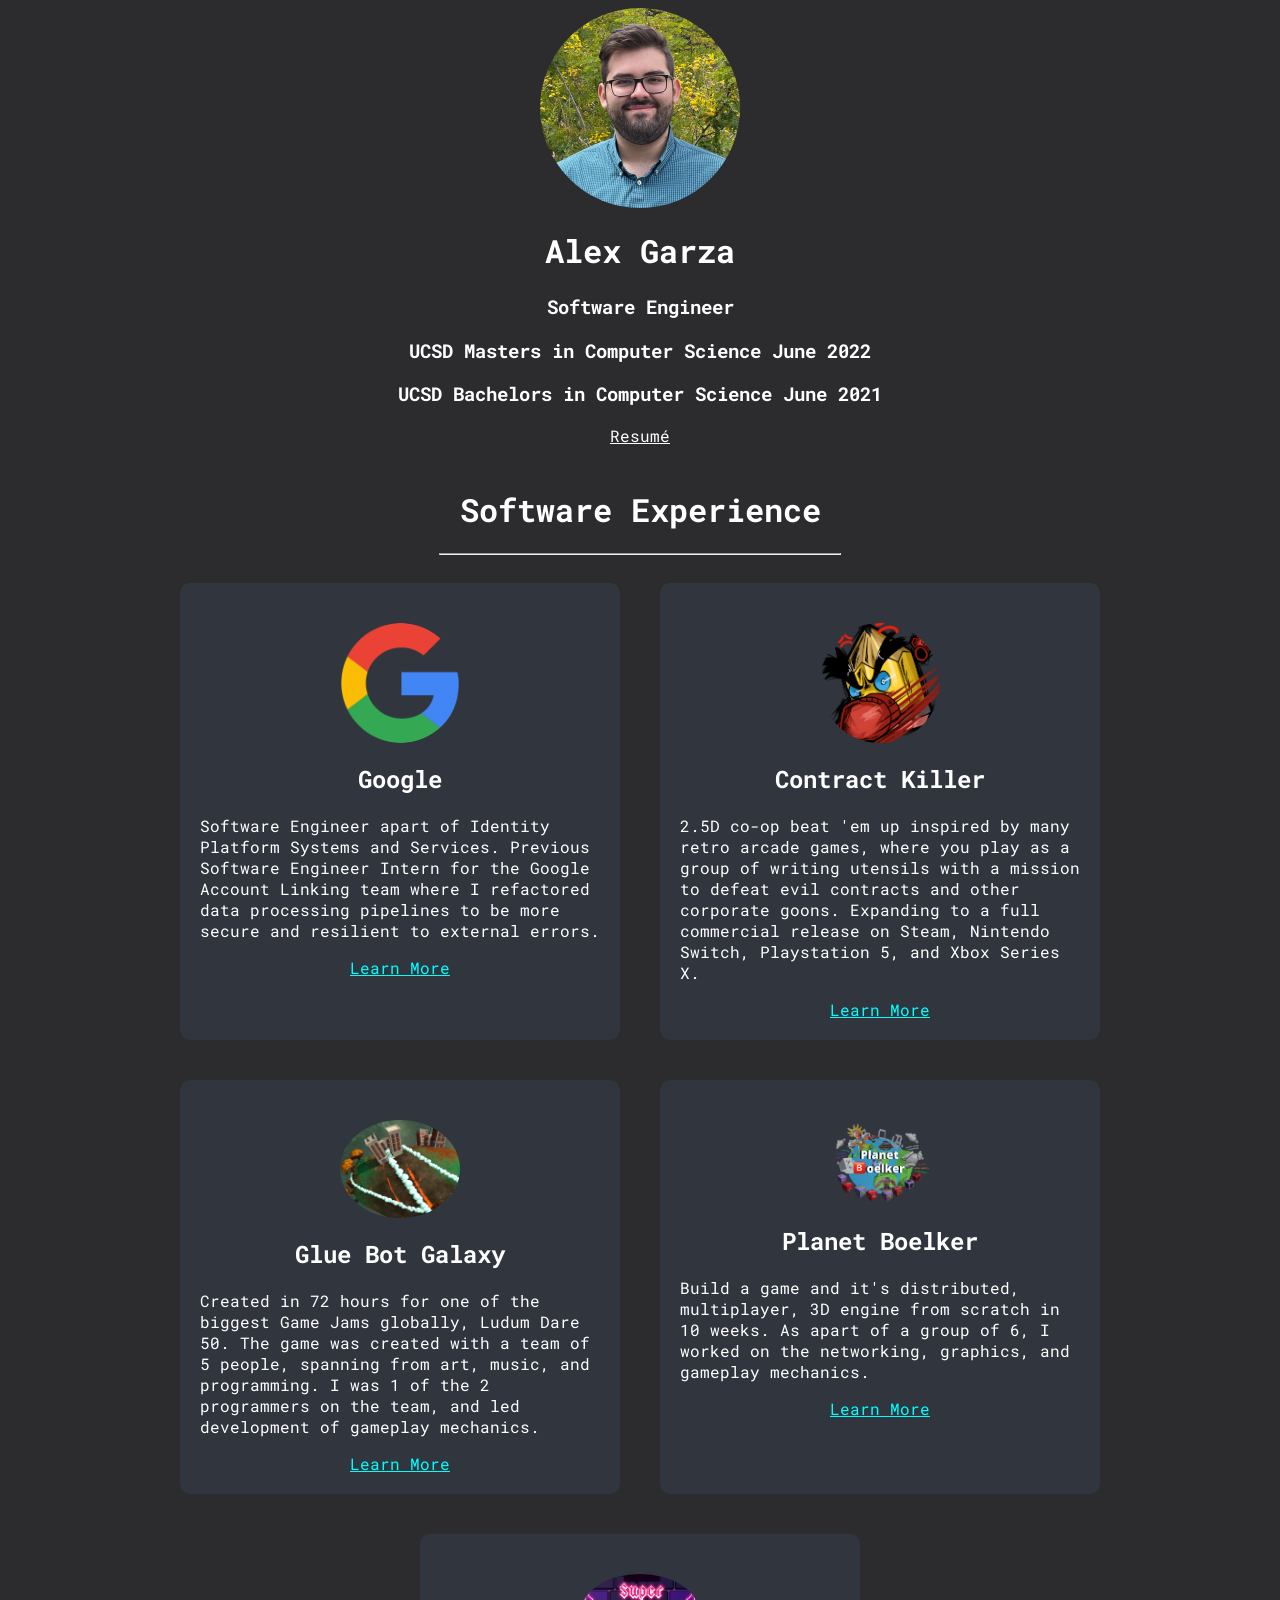
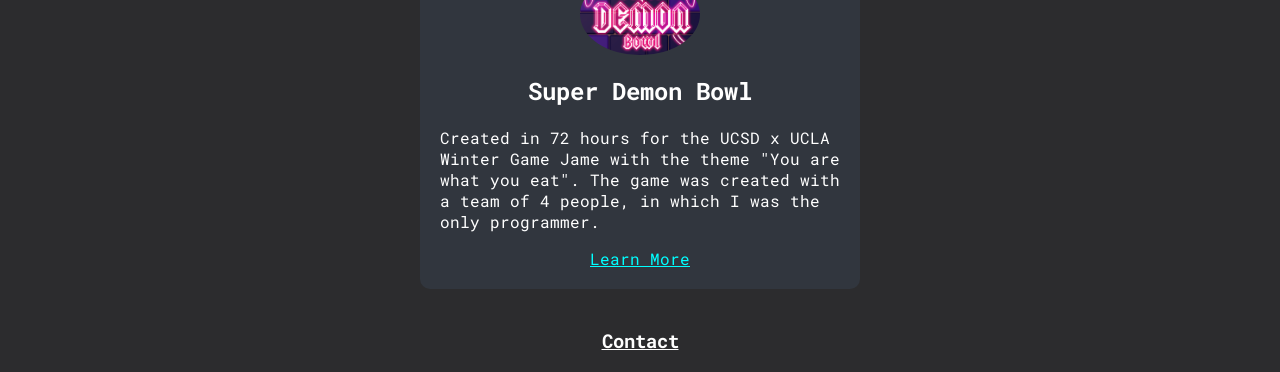
<file: index.html>
<html>

<head>
<title>Alexander Garza</title>
<link type="text/css" rel="stylesheet" href="assets/index.css">
<link rel="preconnect" href="https://fonts.gstatic.com">
<link href="https://fonts.googleapis.com/css2?family=Roboto+Mono:wght@600&display=swap" rel="stylesheet">
    <meta name="viewport" content="width=device-width, initial-scale=1">
<link rel="icon" type="image/x-icon" href="favicon.ico">

</head>
<body>
    <div class="main">

<img id="avatar" src="assets/avatar.jfif">
<h1>Alex Garza</h1>
<h3>Software Engineer</h3>
<h3>UCSD Masters in Computer Science June 2022</h3>
<h3>UCSD Bachelors in Computer Science June 2021</h3>
        <a class="resumeLink" href="assets/resume.pdf">Resumé</a>
        
        <br>
<h1>Software Experience</h1>
        <hr>

<div id="experience">
    <div>
        <img class="itemAvatar circleAvatar" src="assets/google.png">
        <h2>Google</h2>
        <p>Software Engineer apart of Identity Platform Systems and Services. Previous Software Engineer Intern for the Google Account Linking team where I refactored data processing pipelines to be more secure and resilient to external errors.</p>
        <a target="_blank" href="https://google.com/">Learn More</a>
    </div>

    <div>
        <img class="itemAvatar circleAvatar" src="assets/ck.png">
        <h2>Contract Killer</h2>
        <p>2.5D co-op beat 'em up inspired by many retro arcade games, where you play as a group of writing utensils with a mission to defeat evil contracts and other corporate goons. Expanding to a full commercial release on Steam, Nintendo Switch, Playstation 5, and Xbox Series X.</p>
        <a target="_blank" href="https://paperboy-games.github.io/presskit/product/index.html">Learn More</a>
    </div>

    <div>
        <img class="itemAvatar circleAvatar" src="assets/gluebot.png">
        <h2>Glue Bot Galaxy</h2>
        <p>Created in 72 hours for one of the biggest Game Jams globally, Ludum Dare 50. The game was created with a team of 5 people, spanning from art, music, and programming. I was 1 of the 2 programmers on the team, and led development of gameplay mechanics.</p>
        <a target="_blank" href="https://lyango.itch.io/gluebotgalaxy">Learn More</a>
    </div>

    <div>
        <img class="itemAvatar circleAvatar" src="assets/planetb.png">
        <h2>Planet Boelker</h2>
        <p>Build a game and it's distributed, multiplayer, 3D engine from scratch in 10 weeks. As apart of a group of 6, I worked on the networking, graphics, and gameplay mechanics.</p>
        <a target="_blank" href="https://cse125.ucsd.edu/2021/groups">Learn More</a>
    </div>

    <div>
        <img class="itemAvatar circleAvatar" src="assets/superdemonbowl.png">
        <h2>Super Demon Bowl</h2>
        <p>Created in 72 hours for the UCSD x UCLA Winter Game Jame with the theme "You are what you eat". The game was created with a team of 4 people, in which I was the only programmer.</p>
        <a target="_blank" href="https://alex84708.itch.io/super-demon-bowl">Learn More</a>
    </div>
    
</div>

 
    <footer class="footer">
      <h3><a href="mailto:alexanderggarza@gmail.com">Contact</a></h3>
    </footer>
</div>
</body>
</html>
</file>
<file: assets/index.css>
html {
    background-color: #2c2c2e;
    font-family: 'Roboto Mono', monospace;
    color: white;
}

#avatar {
    display: block;
    margin: auto;
    width: 30%;
    max-width: 200px;
    border-radius: 50%;
}

h1, h2, h3, h4 {
    text-align: center;
}

hr {
    width: 90%;
    max-width: 400px;
}

.resumeLink {
    text-align: center;
    display: block;
    color: white;
}

#experience {
    width: 100%;
    display: flex;
    flex-wrap: wrap;
    justify-content: center;
    max-width: 1500px;
    margin: auto;
    
}

#experience > div {
    width: 100%;
    margin: 20px;
    max-width: 400px;
    background-color: #31363e;
    border-radius: 10px;
    padding: 20px;
}

#experience > div > a {
display: block;
    text-align: center;
    width: 100%;
    color: aqua;
}


#experience > div > img.itemAvatar {
    width: 30%;
    display: block;
    margin: auto;
    margin-top: 20px;
}

#experience > div > img.circleAvatar {
    border-radius: 50%;
}

#experience > div > div.techlist {
    display: flex;
    flex-wrap: wrap;
    justify-content: center;
    align-items: flex-start;
}

#experience > div > div > img.tech {
    width: 11%;
    margin: 5px;
}

#experience > div > div > img.blacktech {
    width: 9%;
    padding: 1%;
    border-radius: 10%;
    margin: 5px;
    background-color: white;
}

#experience > img.itemAvatar {
    width: 150px;
}

.footer a {
    color: white;
}
</file>
